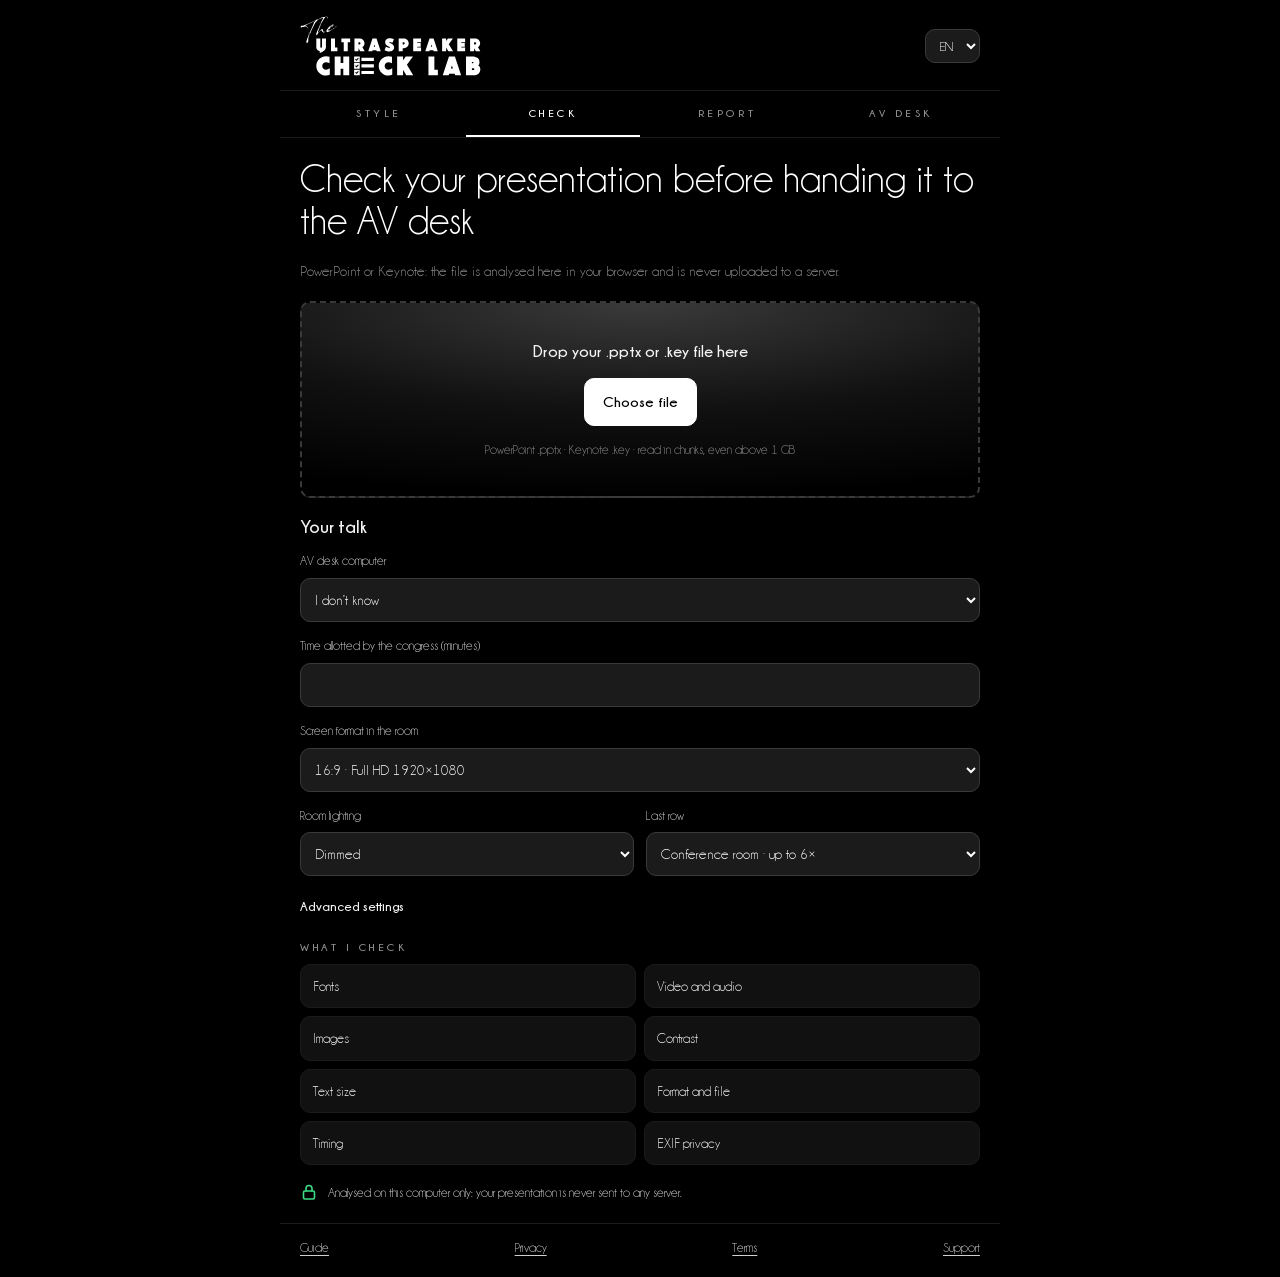
<file: index.html>
<!doctype html>
<html lang="it">
<head>
<meta charset="utf-8">
<meta name="viewport" content="width=device-width, initial-scale=1">
<title>The Ultraspeaker Check Lab</title>
<meta name="description" content="Check your PowerPoint or Keynote presentation before handing it to the AV desk. Analysed in your browser: the file is never uploaded.">
<meta name="theme-color" content="#000000">
<link rel="icon" type="image/png" sizes="32x32" href="assets/icons/check-lab-icon-32.png">
<meta name="apple-mobile-web-app-title" content="Check Lab">
<meta name="application-name" content="Check Lab">
<link rel="manifest" href="site.webmanifest">
<link rel="apple-touch-icon" href="assets/icons/check-lab-icon-180.png">
<link rel="stylesheet" href="assets/css/app.css">
</head>
<body>
<div id="app"><p style="padding:24px;color:#8E8E8E">The Ultraspeaker Check Lab…</p></div>
<noscript><p style="padding:24px;color:#FFFFFF">JavaScript is required.</p></noscript>
<script src="assets/vendor/jszip.min.js"></script>
<script src="assets/vendor/jspdf.umd.min.js"></script>
<script src="assets/js/i18n/it.js"></script>
<script src="assets/js/i18n/en.js"></script>
<script src="assets/js/i18n/es.js"></script>
<script src="assets/js/i18n/fr.js"></script>
<script src="assets/js/i18n/de.js"></script>
<script src="assets/js/i18n.js"></script>
<script src="assets/js/fonts-db.js"></script>
<script src="assets/js/color.js"></script>
<script src="assets/js/probe.js"></script>
<script src="assets/js/analyze-pptx.js"></script>
<script src="assets/js/analyze-text.js"></script>
<script src="assets/js/analyze-key.js"></script>
<script src="assets/js/evaluate.js"></script>
<script src="assets/js/kit.js"></script>
<script src="assets/js/photo.js"></script>
<script src="assets/js/stile.js"></script>
<script src="assets/js/ui.js"></script>
<script src="assets/js/app-web.js"></script>
</body>
</html>
</file>
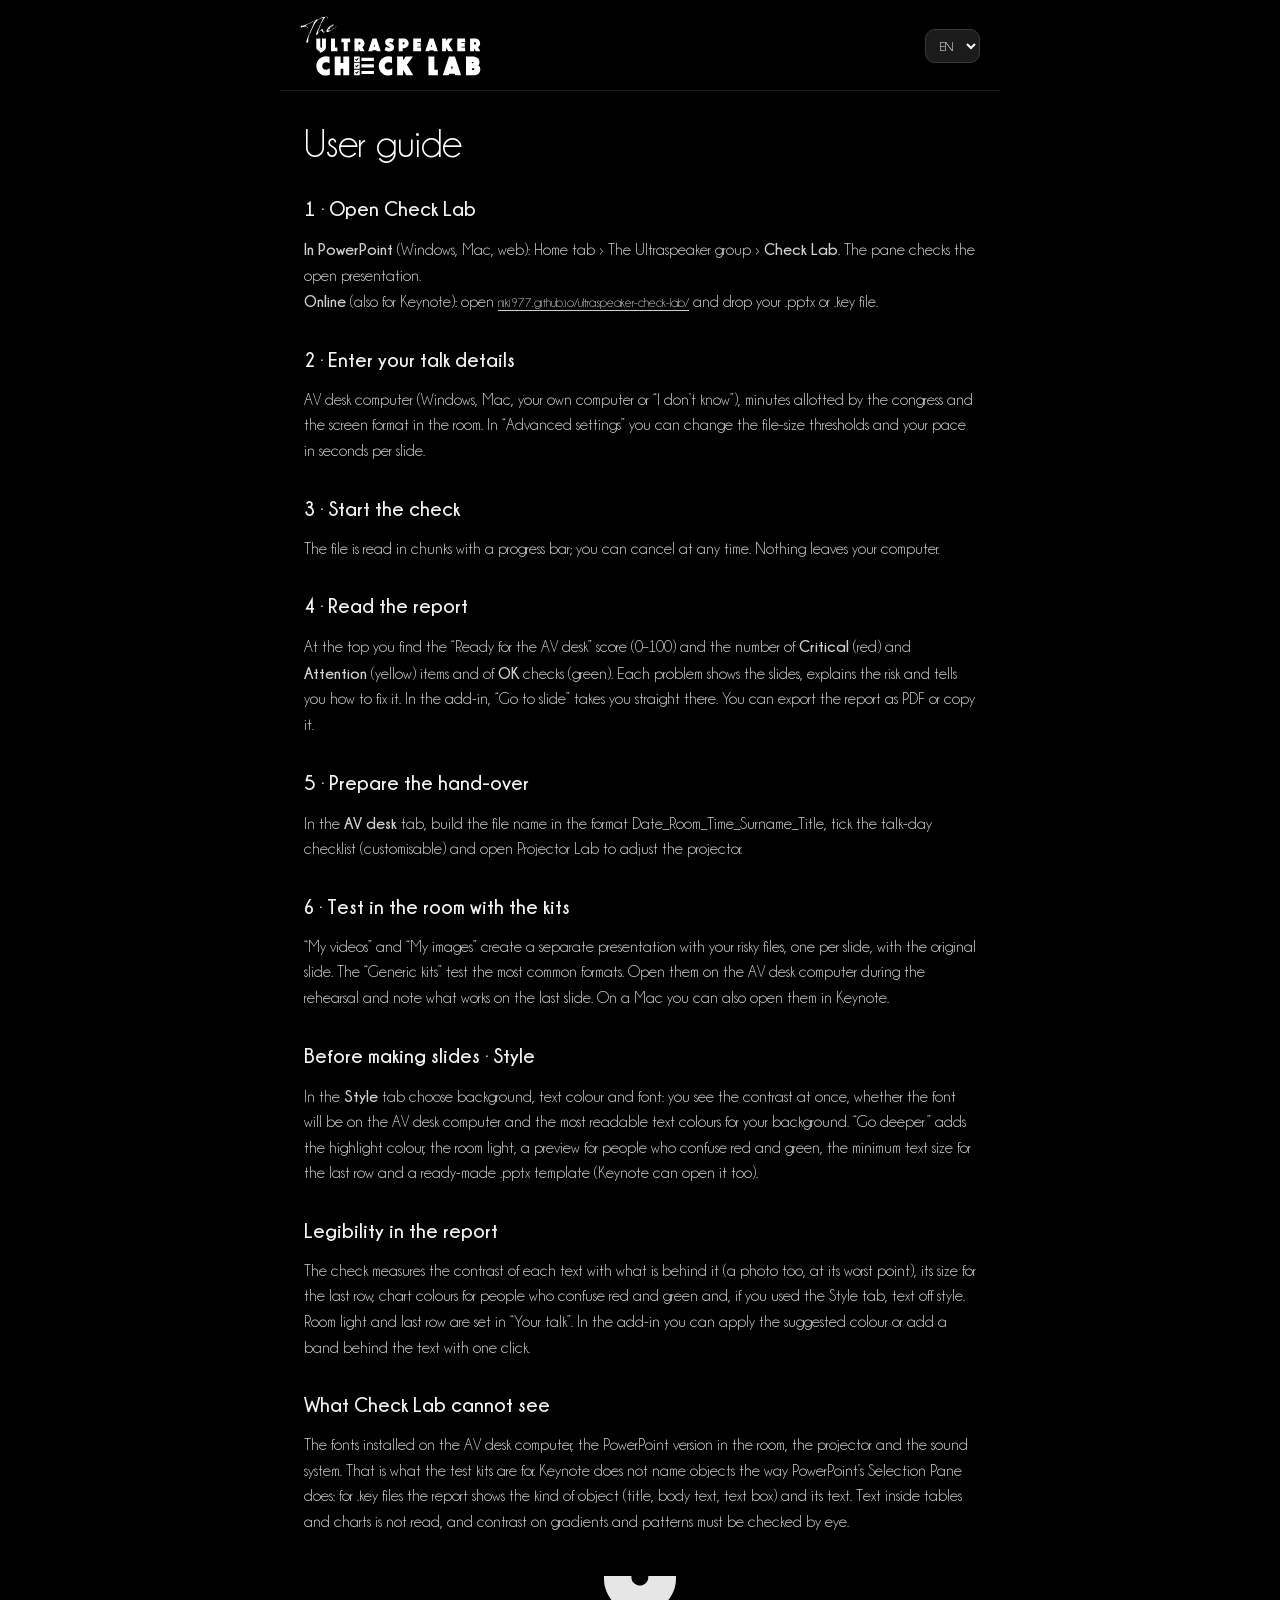
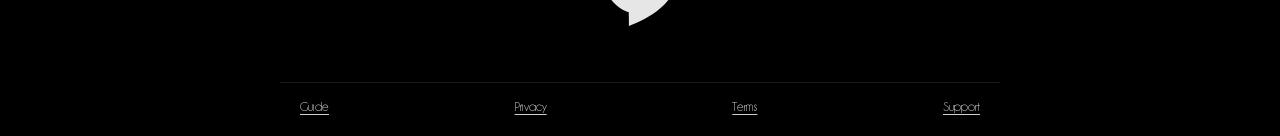
<file: guide.html>
<!doctype html>
<html lang="it">
<head>
<meta charset="utf-8">
<meta name="viewport" content="width=device-width, initial-scale=1">
<title>The Ultraspeaker Check Lab</title>
<meta name="theme-color" content="#000000">
<link rel="icon" type="image/png" sizes="32x32" href="assets/icons/check-lab-icon-32.png">
<meta name="apple-mobile-web-app-title" content="Check Lab">
<meta name="application-name" content="Check Lab">
<link rel="manifest" href="site.webmanifest">
<link rel="apple-touch-icon" href="assets/icons/check-lab-icon-180.png">
<link rel="stylesheet" href="assets/css/app.css">
</head>
<body>
<div id="app"></div>
<script src="assets/js/i18n/it.js"></script>
<script src="assets/js/i18n/en.js"></script>
<script src="assets/js/i18n/es.js"></script>
<script src="assets/js/i18n/fr.js"></script>
<script src="assets/js/i18n/de.js"></script>
<script src="assets/js/i18n.js"></script>
<script src="assets/js/pages.js"></script>
<script>CheckLab.renderPage('guide');</script>
</body>
</html>
</file>
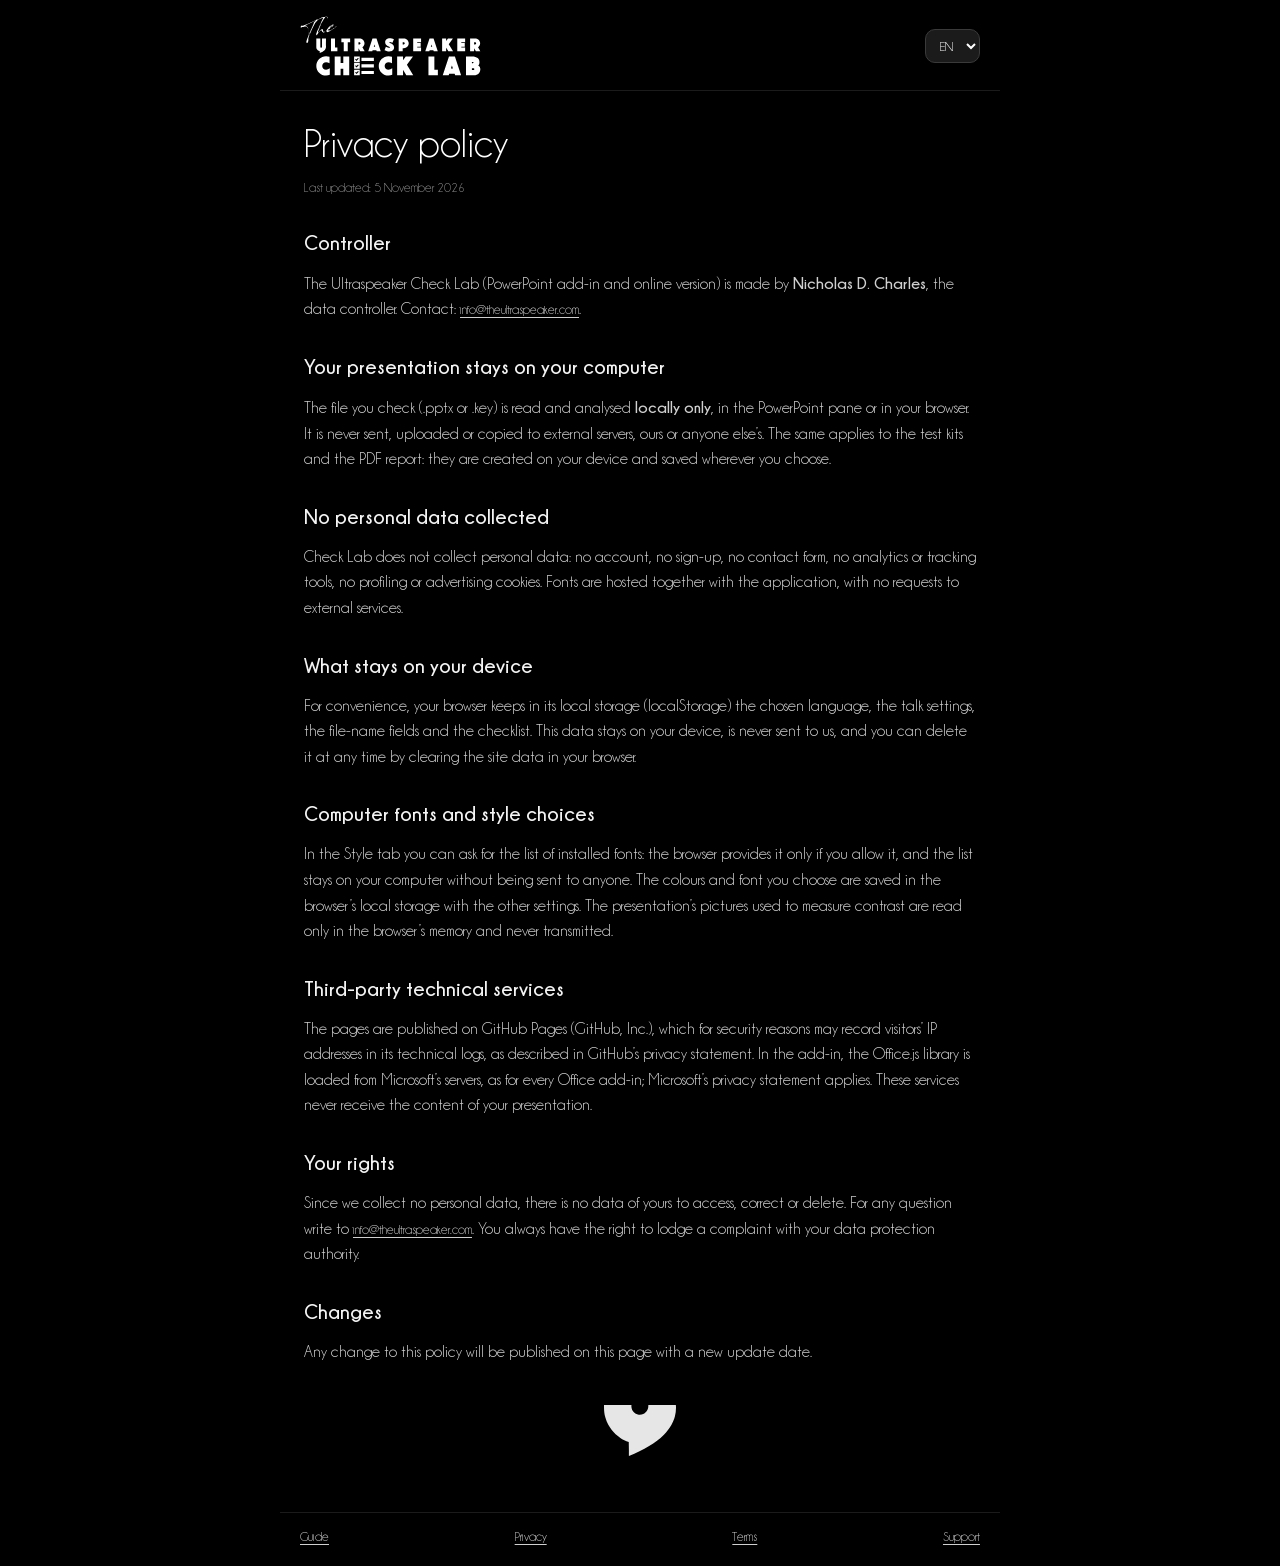
<file: privacy.html>
<!doctype html>
<html lang="it">
<head>
<meta charset="utf-8">
<meta name="viewport" content="width=device-width, initial-scale=1">
<title>The Ultraspeaker Check Lab</title>
<meta name="theme-color" content="#000000">
<link rel="icon" type="image/png" sizes="32x32" href="assets/icons/check-lab-icon-32.png">
<meta name="apple-mobile-web-app-title" content="Check Lab">
<meta name="application-name" content="Check Lab">
<link rel="manifest" href="site.webmanifest">
<link rel="apple-touch-icon" href="assets/icons/check-lab-icon-180.png">
<link rel="stylesheet" href="assets/css/app.css">
</head>
<body>
<div id="app"></div>
<script src="assets/js/i18n/it.js"></script>
<script src="assets/js/i18n/en.js"></script>
<script src="assets/js/i18n/es.js"></script>
<script src="assets/js/i18n/fr.js"></script>
<script src="assets/js/i18n/de.js"></script>
<script src="assets/js/i18n.js"></script>
<script src="assets/js/pages.js"></script>
<script>CheckLab.renderPage('privacy');</script>
</body>
</html>
</file>
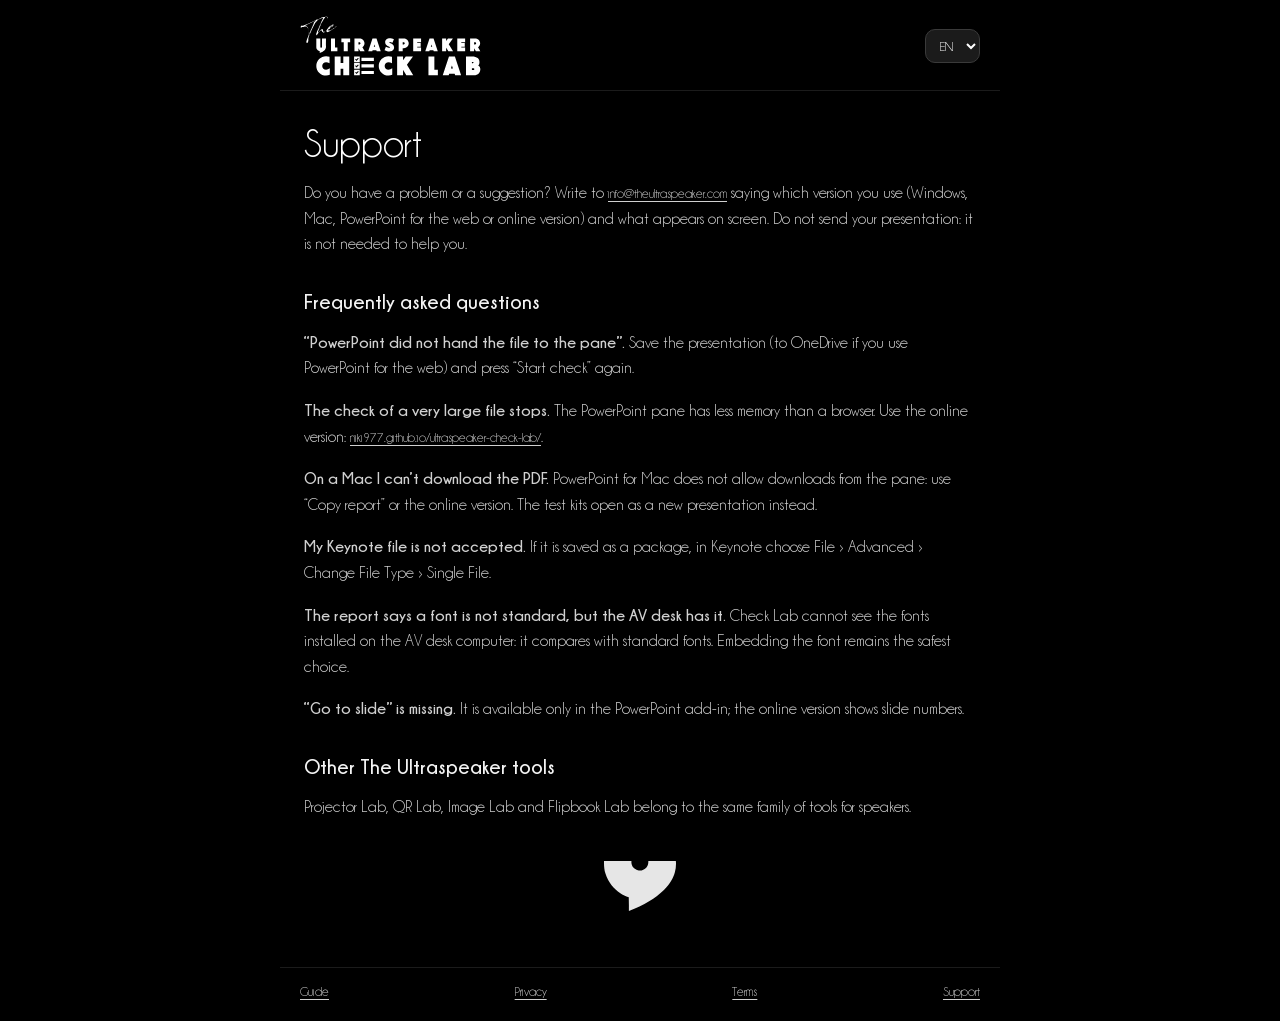
<file: support.html>
<!doctype html>
<html lang="it">
<head>
<meta charset="utf-8">
<meta name="viewport" content="width=device-width, initial-scale=1">
<title>The Ultraspeaker Check Lab</title>
<meta name="theme-color" content="#000000">
<link rel="icon" type="image/png" sizes="32x32" href="assets/icons/check-lab-icon-32.png">
<meta name="apple-mobile-web-app-title" content="Check Lab">
<meta name="application-name" content="Check Lab">
<link rel="manifest" href="site.webmanifest">
<link rel="apple-touch-icon" href="assets/icons/check-lab-icon-180.png">
<link rel="stylesheet" href="assets/css/app.css">
</head>
<body>
<div id="app"></div>
<script src="assets/js/i18n/it.js"></script>
<script src="assets/js/i18n/en.js"></script>
<script src="assets/js/i18n/es.js"></script>
<script src="assets/js/i18n/fr.js"></script>
<script src="assets/js/i18n/de.js"></script>
<script src="assets/js/i18n.js"></script>
<script src="assets/js/pages.js"></script>
<script>CheckLab.renderPage('support');</script>
</body>
</html>
</file>
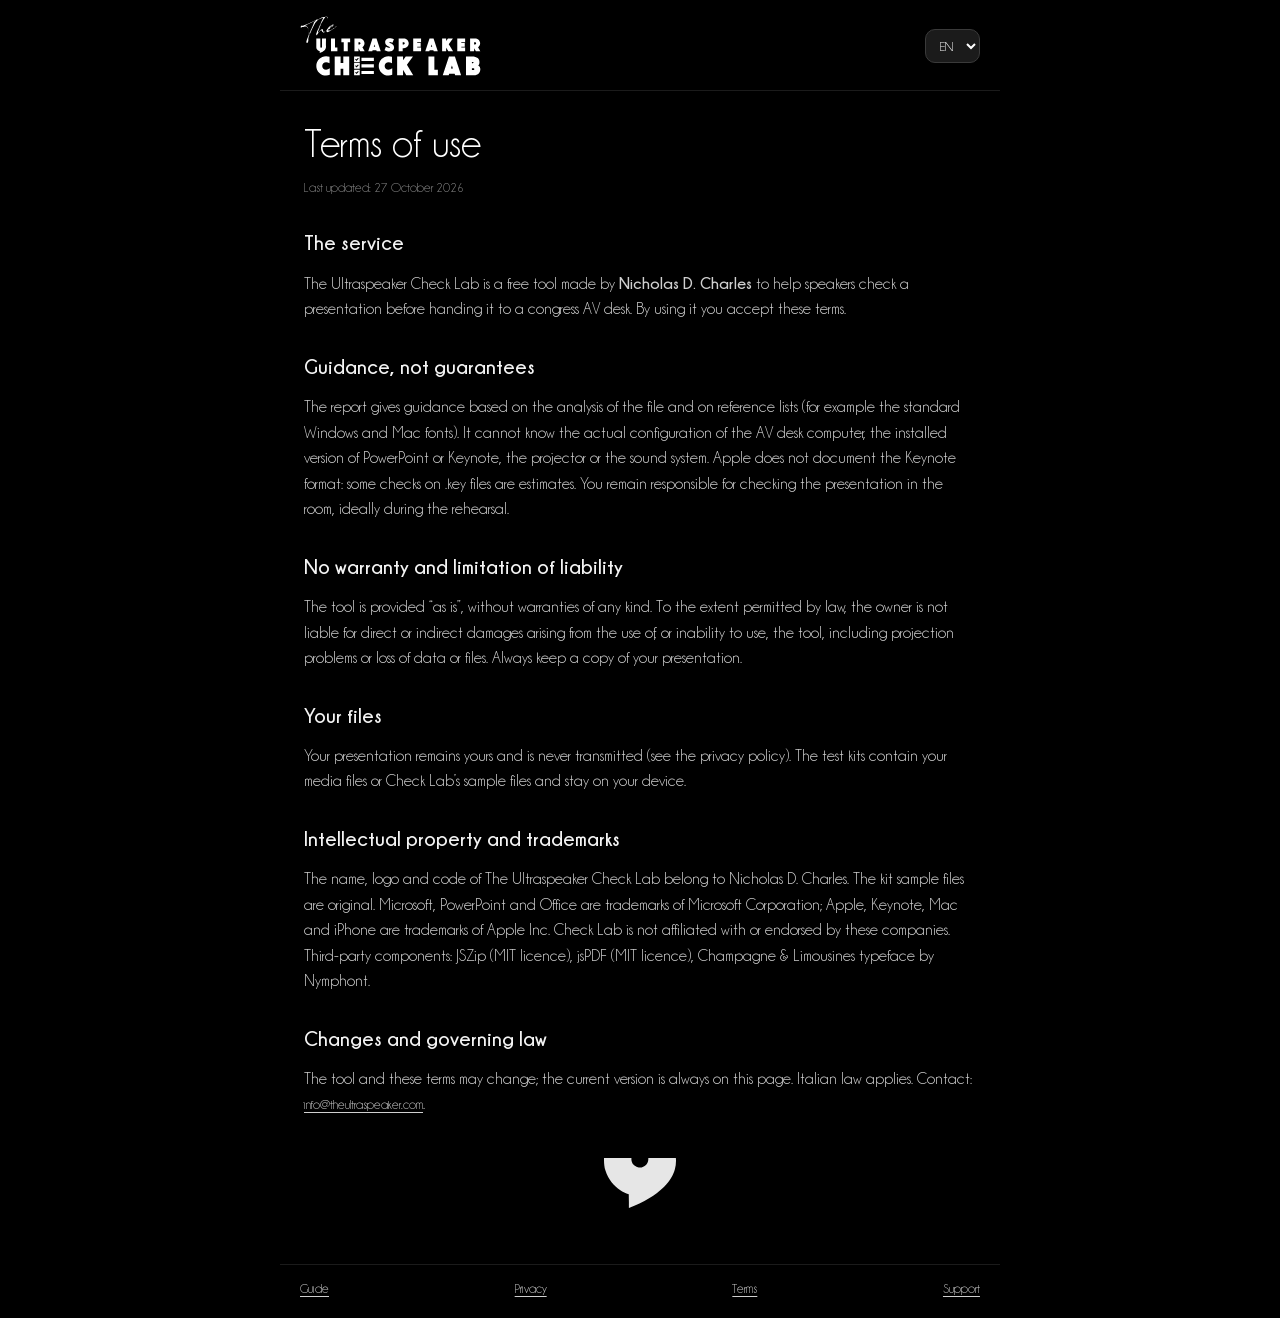
<file: terms.html>
<!doctype html>
<html lang="it">
<head>
<meta charset="utf-8">
<meta name="viewport" content="width=device-width, initial-scale=1">
<title>The Ultraspeaker Check Lab</title>
<meta name="theme-color" content="#000000">
<link rel="icon" type="image/png" sizes="32x32" href="assets/icons/check-lab-icon-32.png">
<meta name="apple-mobile-web-app-title" content="Check Lab">
<meta name="application-name" content="Check Lab">
<link rel="manifest" href="site.webmanifest">
<link rel="apple-touch-icon" href="assets/icons/check-lab-icon-180.png">
<link rel="stylesheet" href="assets/css/app.css">
</head>
<body>
<div id="app"></div>
<script src="assets/js/i18n/it.js"></script>
<script src="assets/js/i18n/en.js"></script>
<script src="assets/js/i18n/es.js"></script>
<script src="assets/js/i18n/fr.js"></script>
<script src="assets/js/i18n/de.js"></script>
<script src="assets/js/i18n.js"></script>
<script src="assets/js/pages.js"></script>
<script>CheckLab.renderPage('terms');</script>
</body>
</html>
</file>
<file: assets/css/app.css>
/* The Ultraspeaker Check Lab — styles for the task pane, the online version and the pages.
   Brand Book: Stage Black palette, Champagne & Limousines, 10 px corners, white primary button, no shadows, blue focus.
   Agreed exception: the report keeps red, yellow and green for Critical, Attention and OK. */
@font-face { font-family: 'Champagne & Limousines'; font-weight: 400; font-style: normal; font-display: swap; src: local('Champagne & Limousines'), url('../fonts/champagne-limousines-regular.woff2') format('woff2'); }
@font-face { font-family: 'Champagne & Limousines'; font-weight: 700; font-style: normal; font-display: swap; src: local('Champagne & Limousines Bold'), url('../fonts/champagne-limousines-bold.woff2') format('woff2'); }

:root {
  --bg: #000000; --surface: #111111; --field: #1B1B1B; --line: #1B1B1B; --line-2: #3A3A3A; --line-3: #3A3A3A;
  --text: #F3F3F3; --text-2: #D0D0D0; --muted: #8E8E8E; --white: #FFFFFF;
  --crit: #FF5A5A; --crit-text: #FF7A7A; --warn: #FFD23F; --ok: #3DDC84; --focus: #4F8DFF;
  --font: 'Champagne & Limousines', system-ui, 'Segoe UI', sans-serif;
  --spotlight: radial-gradient(120% 100% at 50% 0%, #3A3A3A 0%, #111111 55%, #000000 100%);
  color-scheme: dark;
}
* { box-sizing: border-box; }
body { margin: 0; background: var(--bg); color: var(--text); font: 15px/1.6 var(--font); -webkit-font-smoothing: antialiased; }
#app { max-width: 720px; margin: 0 auto; }
body.addin #app { max-width: none; }
a, .cl-link { color: var(--text-2); background: none; border: none; padding: 0; font: inherit; font-size: 13px; text-decoration: underline; text-underline-offset: 3px; cursor: pointer; }
a:hover, .cl-link:hover { color: var(--white); }
button { font-family: inherit; cursor: pointer; }
button:disabled { cursor: not-allowed; opacity: .45; }
:focus-visible { outline: 2px solid var(--focus); outline-offset: 2px; }
.sr-only { position: absolute; width: 1px; height: 1px; overflow: hidden; clip: rect(0 0 0 0); }
details summary { cursor: pointer; min-height: 32px; display: flex; align-items: center; font-size: 13px; font-weight: 700; }
strong, b { font-weight: 700; }

/* Header, tabs, footer */
.cl-header { display: flex; align-items: center; justify-content: space-between; gap: 12px; padding: 16px 20px 14px; border-bottom: 1px solid var(--line); }
.cl-brand { display: flex; align-items: center; color: var(--white); text-decoration: none; }
.cl-brand img { display: block; height: 60px; width: auto; }
body.addin .cl-brand img { height: 52px; }
.cl-tabs { display: grid; grid-template-columns: repeat(4, 1fr); padding: 0 12px; border-bottom: 1px solid var(--line); }
.cl-tab { background: none; border: none; border-bottom: 2px solid transparent; color: var(--muted); height: 46px; font-size: 11px; font-weight: 700; letter-spacing: .32em; text-transform: uppercase; }
.cl-tab[aria-selected="true"] { border-bottom-color: var(--white); color: var(--white); }
.cl-footer { display: flex; justify-content: space-between; gap: 10px; padding: 14px 20px 18px; border-top: 1px solid var(--line); }

/* Building blocks — Display regular 1.05, Heading bold 1.2, Label bold caps +320, Body regular 1.6 */
.cl-main { padding: 20px; display: flex; flex-direction: column; gap: 18px; }
.cl-panel { display: flex; flex-direction: column; gap: 18px; }
.cl-card { background: var(--surface); border: 1px solid var(--line); border-radius: 10px; padding: 14px 16px; }
.cl-h1 { margin: 0; font: 400 clamp(28px, 7vw, 40px)/1.05 var(--font); color: var(--white); }
.cl-h2 { margin: 0; font: 700 18px/1.2 var(--font); }
.cl-h3, .cl-overline { margin: 6px 0 0; font-size: 11px; font-weight: 700; line-height: 1.4; letter-spacing: .32em; text-transform: uppercase; color: var(--muted); }
.cl-overline { margin: 0; }
.cl-h3.crit { color: var(--crit-text); } .cl-h3.warn { color: var(--warn); } .cl-h3.ok { color: var(--ok); }
.cl-label { display: flex; flex-direction: column; gap: 6px; font-size: 13px; color: var(--text-2); }
.cl-select, .cl-input { width: 100%; height: 44px; padding: 0 10px; border: 1px solid var(--line-2); border-radius: 10px; background: var(--field); color: var(--white); font-size: 15px; font-family: inherit; }
.cl-select.small { width: auto; height: 34px; font-size: 13px; }
.cl-grid2 { display: grid; grid-template-columns: 1fr 1fr; gap: 12px; margin-top: 12px; }
.cl-muted { color: var(--muted); font-size: 13px; line-height: 1.5; }
.cl-note { display: flex; gap: 10px; font-size: 13px; color: var(--text-2); line-height: 1.5; }
.cl-note svg { flex: none; }
.cl-chips { display: grid; grid-template-columns: 1fr 1fr; gap: 8px; font-size: 14px; }
.cl-chips span { background: var(--surface); border: 1px solid var(--line); border-radius: 10px; padding: 10px 12px; }
.cl-alert { padding: 12px 14px; border: 1px solid var(--crit); border-radius: 10px; background: #2A1414; font-size: 14px; font-weight: 700; }
.cl-alert.info { border-color: var(--line-2); background: var(--surface); color: var(--text-2); font-weight: 400; }
.cl-empty { color: var(--muted); text-align: center; padding: 24px 0; }
.cl-drop { display: flex; flex-direction: column; align-items: center; gap: 14px; padding: 36px 24px; border: 2px dashed var(--line-3); border-radius: 10px; background: var(--spotlight); text-align: center; cursor: pointer; }
.cl-drop.over { border-color: var(--white); }

/* Buttons: white primary, outlined secondary, no shadows */
.cl-btn { display: inline-flex; align-items: center; justify-content: center; gap: 8px; height: 48px; padding: 0 18px; border: 1px solid var(--line-3); border-radius: 10px; background: transparent; color: var(--white); font-size: 15px; font-weight: 700; }
.cl-btn:hover:not(:disabled) { border-color: var(--white); }
.cl-btn.primary { background: var(--white); border-color: var(--white); color: #000; }
.cl-btn.big { width: 100%; height: 56px; font-size: 13px; letter-spacing: .32em; text-transform: uppercase; }
.cl-btn.sm { height: 38px; padding: 0 14px; font-size: 14px; }
.cl-actions { display: grid; grid-template-columns: 1fr 1fr; gap: 10px; }

/* Progress */
.cl-progress-num { font: 400 48px/1.05 var(--font); color: var(--white); }
.cl-bar { height: 8px; border-radius: 4px; background: var(--line); overflow: hidden; }
.cl-bar div { height: 8px; background: var(--white); transform-origin: 0 50%; transition: transform .3s linear; will-change: transform; } /* transform, not width: animated off the main thread */
.cl-steps { list-style: none; margin: 0; padding: 0; }
.cl-steps li { display: flex; align-items: center; gap: 12px; padding: 10px 0; border-bottom: 1px solid var(--line); color: var(--muted); }
.cl-steps li.done, .cl-steps li.run { color: var(--text); }
.cl-steps .st { margin-left: auto; font-size: 13px; color: var(--muted); }
.cl-spin { flex: none; animation: spin 1s linear infinite; transform-origin: 50% 50%; will-change: transform; }
@keyframes spin { to { transform: rotate(360deg); } }
@media (prefers-reduced-motion: reduce) { .cl-spin { animation: none; } .cl-bar div { transition: none; } }

/* Report: Critical red, Attention yellow, OK green */
.cl-score { display: flex; align-items: center; gap: 18px; }
.cl-verdict { font: 700 26px/1.2 var(--font); color: var(--white); }
.cl-counts { display: grid; grid-template-columns: repeat(3, 1fr); gap: 8px; }
.cl-count { display: flex; flex-direction: column; align-items: center; padding: 10px 8px; border: 1px solid var(--line-2); border-radius: 10px; background: var(--surface); font-size: 13px; }
.cl-count b { font: 400 30px/1.2 var(--font); }
.cl-count.crit b { color: var(--crit-text); }
.cl-count.warn b { color: var(--warn); } .cl-count.ok b { color: var(--ok); }
.cl-issue { display: flex; flex-direction: column; gap: 8px; padding: 14px 14px 14px 16px; border: 1px solid var(--line); border-left: 4px solid var(--warn); border-radius: 10px; background: var(--surface); }
.cl-issue.crit { border-left-color: var(--crit); }
.cl-issue .head { display: flex; justify-content: space-between; align-items: baseline; gap: 8px; }
.cl-issue .title { font-weight: 700; line-height: 1.3; overflow-wrap: anywhere; }
.cl-issue .head .cl-muted { font-size: 12px; white-space: nowrap; }
.cl-issue p { margin: 0; font-size: 14px; color: var(--text-2); line-height: 1.55; }
.cl-issue p.fix { color: var(--white); }
.cl-issue .cl-link { margin-right: 12px; font-weight: 700; }
.cl-gotos { display: flex; flex-wrap: wrap; align-items: baseline; gap: 6px 0; }
.cl-gotos .cl-muted { margin-right: 10px; }
.cl-gotos .cl-link { min-width: 28px; padding: 4px 0; font-size: 14px; }
.cl-items { list-style: none; margin: 0; padding: 0; font-size: 13px; border-top: 1px solid var(--line-2); }
.cl-items li { display: flex; justify-content: space-between; gap: 8px; padding: 7px 0; border-bottom: 1px solid var(--line-2); }
.cl-items li span:first-child { overflow-wrap: anywhere; }
.cl-items li span:last-child { color: var(--muted); text-align: right; }
.cl-items li.use > span { color: var(--text-2); text-align: left; }
.cl-items li.use > span { flex: 1; min-width: 0; }
.cl-items li.use > span span { text-align: left; color: inherit; }
.cl-items li.use > span .cl-extra { color: var(--muted); }
.cl-oklist { list-style: none; margin: 0; padding: 0; border: 1px solid var(--line); border-radius: 10px; background: var(--surface); font-size: 14px; }
.cl-oklist li { display: flex; justify-content: space-between; gap: 8px; padding: 11px 14px; border-bottom: 1px solid var(--line-2); }
.cl-oklist li:last-child { border-bottom: none; }
.cl-oklist .tick { color: var(--ok); }
.cl-fonts { list-style: none; margin: 6px 0 0; padding: 0; }
.cl-fonts > li { padding: 4px 0; color: var(--text); border-bottom: 1px solid var(--line-2); }
.cl-fonts > li:last-child { border-bottom: none; }
.cl-fonthead { display: flex; justify-content: space-between; align-items: center; gap: 8px; min-height: 34px; font-size: 14px; font-weight: 400; }
summary.cl-fonthead { list-style: none; cursor: pointer; }
summary.cl-fonthead::-webkit-details-marker { display: none; }
summary.cl-fonthead span:first-child::before { content: '›'; display: inline-block; width: 14px; color: var(--muted); transition: transform .15s; }
details[open] > summary.cl-fonthead span:first-child::before { transform: rotate(90deg); }
.cl-fontwhere { display: flex; flex-direction: column; gap: 6px; padding: 4px 0 8px 14px; }
.cl-badge { padding: 1px 8px; border: 1px solid var(--line-3); border-radius: 999px; font-size: 12px; white-space: nowrap; }
.cl-badge.crit { border-color: var(--crit); color: var(--crit-text); }
.cl-badge.warn { border-color: var(--warn); color: var(--warn); } .cl-badge.ok { border-color: var(--ok); color: var(--ok); }

/* AV desk tab */
.cl-filename { font-size: 13px; word-break: break-all; }
.cl-check { list-style: none; margin: 0; padding: 0; border: 1px solid var(--line); border-radius: 10px; background: var(--surface); }
.cl-check li { display: flex; align-items: center; padding: 0 8px 0 14px; border-bottom: 1px solid var(--line-2); }
.cl-check li:last-child { border-bottom: none; }
.cl-check label { display: flex; align-items: center; gap: 12px; flex: 1; min-height: 48px; cursor: pointer; }
.cl-check input { width: 20px; height: 20px; accent-color: var(--white); }
.cl-check li.done span { color: var(--muted); text-decoration: line-through; }
.cl-x { width: 36px; height: 36px; border: none; border-radius: 10px; background: none; color: var(--muted); font-size: 18px; }
.cl-addrow { display: flex; gap: 8px; }
.cl-addrow .cl-input { height: 38px; }
.cl-addrow .cl-btn { white-space: nowrap; }
.cl-linkcard { display: flex; align-items: center; gap: 12px; width: 100%; padding: 14px; border: 1px solid var(--line-2); border-radius: 10px; background: var(--surface); color: var(--white); text-align: left; }
.cl-linkcard .t { font-size: 12px; font-weight: 700; letter-spacing: .32em; }
.cl-card strong svg { vertical-align: -5px; margin-right: 4px; }

/* Info pages: the Arena closes the page */
.cl-page { padding: 32px 24px 56px; }
.cl-page h1 { margin: 0 0 8px; font: 400 40px/1.05 var(--font); color: var(--white); }
.cl-page h2 { margin: 32px 0 8px; font: 700 20px/1.2 var(--font); }
.cl-page p, .cl-page li { color: var(--text-2); font-size: 16px; line-height: 1.6; }
.cl-page .updated { color: var(--muted); font-size: 13px; }
.cl-page + .cl-footer a { font-size: 13px; }
.cl-arena { display: block; width: 72px; height: auto; margin: 40px auto 0; opacity: .9; }

/* Style tab: quick view */
body.addin .cl-tab { font-size: 10px; letter-spacing: .16em; }
.st-quick { gap: 14px; }
.st-card { display: flex; flex-direction: column; gap: 20px; padding: 24px; border: 1px solid var(--line-2); border-radius: 10px; }
.st-cardrow { display: flex; flex-wrap: wrap; align-items: flex-end; gap: 24px; }
.st-aa { display: flex; align-items: center; justify-content: center; width: 168px; height: 140px; border: 3px solid; border-radius: 10px; font-size: 92px; font-weight: 700; line-height: 1; }
.st-score { display: flex; flex-direction: column; gap: 4px; }
.st-ratio { font-size: 68px; font-weight: 700; line-height: 1; }
.st-one { font-size: 20px; font-weight: 700; }
.st-verdict { font-size: 18px; font-weight: 700; line-height: 1.3; }
.st-pills { display: flex; flex-wrap: wrap; gap: 8px; }
.st-pill { display: inline-flex; align-items: center; height: 32px; padding: 0 12px; border: 2px solid; border-radius: 999px; font-size: 14px; font-weight: 700; }
.st-pill.no { text-decoration: line-through; opacity: .75; }
.st-controls { display: flex; flex-wrap: wrap; align-items: flex-end; gap: 10px; }
.st-field { flex: 1 1 160px; }
.st-pro .st-field { flex: none; }
.st-colour { display: flex; align-items: center; gap: 8px; height: 44px; padding: 0 8px; border: 1px solid var(--line-2); border-radius: 10px; background: var(--field); }
.st-colour input[type=color] { width: 34px; height: 28px; padding: 0; border: 0; background: none; cursor: pointer; }
.st-hex { flex: 1; min-width: 0; border: 0; background: none; color: var(--white); font: 15px ui-monospace, Menlo, Consolas, monospace; }
.st-swap { flex: none; width: 44px; height: 44px; border: 1px solid var(--line-2); border-radius: 10px; background: transparent; color: var(--white); font-size: 18px; }
.st-note { margin: 0; font-size: 13px; line-height: 1.5; }
.st-note.ok { color: var(--ok); } .st-note.warn { color: var(--warn); } .st-note.crit { color: var(--crit-text); }
.st-other { display: flex; flex-direction: column; gap: 10px; }
.st-fontlist { display: flex; flex-direction: column; max-height: 280px; overflow-y: auto; border: 1px solid var(--line); border-radius: 10px; }
.st-fontrow { display: flex; justify-content: space-between; align-items: center; gap: 8px; min-height: 44px; padding: 0 12px; border: 0; border-bottom: 1px solid var(--line); background: transparent; color: var(--white); text-align: left; font-size: 16px; }
.st-fontrow.on { background: var(--field); box-shadow: inset 3px 0 0 var(--white); }
.st-best { display: grid; grid-template-columns: repeat(auto-fill, minmax(150px, 1fr)); gap: 8px; }
.st-bestbtn { display: flex; align-items: center; gap: 10px; min-height: 56px; padding: 6px 12px 6px 6px; border: 2px solid var(--line-2); border-radius: 10px; background: var(--surface); color: var(--white); text-align: left; }
.st-bestbtn.on { border-color: var(--white); }
.st-chip { flex: none; display: flex; align-items: center; justify-content: center; width: 44px; height: 44px; border: 1px solid var(--line-2); border-radius: 8px; font-size: 20px; font-weight: 700; }
.st-bestinfo { display: flex; flex-direction: column; line-height: 1.25; font-size: 12px; }
.st-bestinfo code { font-size: 13px; }
.st-toggle { align-self: flex-start; height: auto; min-height: 48px; padding: 8px 18px; text-align: left; }

/* Style tab: full view */
.st-pro { gap: 20px; padding-top: 20px; border-top: 1px solid var(--line); }
.st-segs { display: grid; grid-template-columns: repeat(3, minmax(0, 1fr)); gap: 6px; }
.st-segs.four { grid-template-columns: repeat(4, minmax(0, 1fr)); }
body.addin .st-segs.four { grid-template-columns: repeat(2, minmax(0, 1fr)); }
.st-seg.on { background: var(--white); border-color: var(--white); color: #000; }
.st-two { flex-direction: column; gap: 0; height: auto; min-height: 52px; padding: 6px; line-height: 1.2; }
.st-two span { font-size: 11px; font-weight: 400; }
.st-check { display: flex; align-items: center; gap: 12px; min-height: 48px; cursor: pointer; }
.st-check input { width: 20px; height: 20px; accent-color: var(--white); }
.st-slide { position: relative; width: 100%; aspect-ratio: 16 / 9; overflow: hidden; border: 1px solid var(--line-2); border-radius: 6px; font-size: clamp(6px, 1.2vw, 11px); }
body.addin .st-slide { font-size: 5.5px; }
.st-s-title { position: absolute; left: 6%; top: 9%; right: 6%; font-size: 3.4em; font-weight: 700; line-height: 1.1; }
.st-s-body { position: absolute; left: 6%; top: 32%; width: 46%; font-size: 1.9em; line-height: 1.45; }
.st-s-photo { position: absolute; right: 6%; top: 30%; width: 36%; height: 46%; display: flex; align-items: flex-end; padding: 3%; box-sizing: border-box; border-radius: 4px; background: repeating-linear-gradient(135deg, #5a4a44 0 14px, #66544d 14px 28px); color: #FFF; font-size: 1.2em; }
.st-s-photo i { position: absolute; right: 18%; top: 22%; width: 0; height: 0; border-left: 1.3em solid transparent; border-right: 1.3em solid transparent; border-top: 2em solid; }
.st-s-chart { position: absolute; left: 6%; bottom: 8%; width: 46%; height: 22%; display: flex; align-items: flex-end; gap: 4%; }
.st-s-chart i { flex: 1; }
.st-s-caption { position: absolute; right: 6%; bottom: 7%; width: 36%; font-size: 1.15em; }
.st-table { padding: 0; overflow: hidden; }
.st-row { display: grid; grid-template-columns: minmax(0, 1.5fr) minmax(0, .9fr) minmax(0, .9fr) minmax(0, 1.5fr); gap: 8px; align-items: center; padding: 10px 14px; border-bottom: 1px solid var(--line-2); font-size: 14px; }
.st-row:last-child { border-bottom: 0; }
.st-head { font-size: 11px; font-weight: 700; letter-spacing: .2em; text-transform: uppercase; color: var(--muted); }
body.addin .st-row { grid-template-columns: minmax(0, 1.4fr) minmax(0, 1fr) minmax(0, 1fr); }
body.addin .st-row > span:nth-child(2) { display: none; }
body.addin .st-row .st-result { grid-column: 1 / -1; }
.st-result { display: flex; flex-wrap: wrap; align-items: center; gap: 8px; }
.st-sizes { display: grid; grid-template-columns: repeat(3, minmax(0, 1fr)); gap: 8px; }
.st-size { display: flex; flex-direction: column; gap: 2px; padding: 12px; border: 1px solid var(--line-2); border-radius: 10px; }
.st-size strong { font-size: 26px; font-weight: 400; line-height: 1.1; color: var(--white); }
body.addin .st-size strong { font-size: 20px; }

/* Report: legibility items */
.cl-userow { display: flex; align-items: flex-start; gap: 10px; }
.cl-swatch { flex: none; display: flex; align-items: center; justify-content: center; width: 48px; height: 30px; border: 1px solid var(--line-2); border-radius: 6px; font-weight: 700; }
.cl-extra { color: var(--text-2); }
.cl-fixrow { display: flex; flex-wrap: wrap; align-items: center; gap: 8px; margin-top: 6px; }
.cl-fixcol { display: inline-flex; align-items: center; gap: 6px; padding: 4px 10px; border: 1px solid var(--line-2); border-radius: 10px; }
.cl-fixcol i { width: 14px; height: 14px; border-radius: 3px; }
.cl-thumb { display: block; width: 100%; max-width: 320px; height: auto; margin: 8px 0 6px; border-radius: 6px; border: 1px solid var(--line-2); }
body.addin .st-card { padding: 16px; gap: 14px; }
body.addin .st-aa { width: 100px; height: 84px; font-size: 52px; }
body.addin .st-ratio { font-size: 46px; }
body.addin .st-verdict { font-size: 15px; }
</file>
